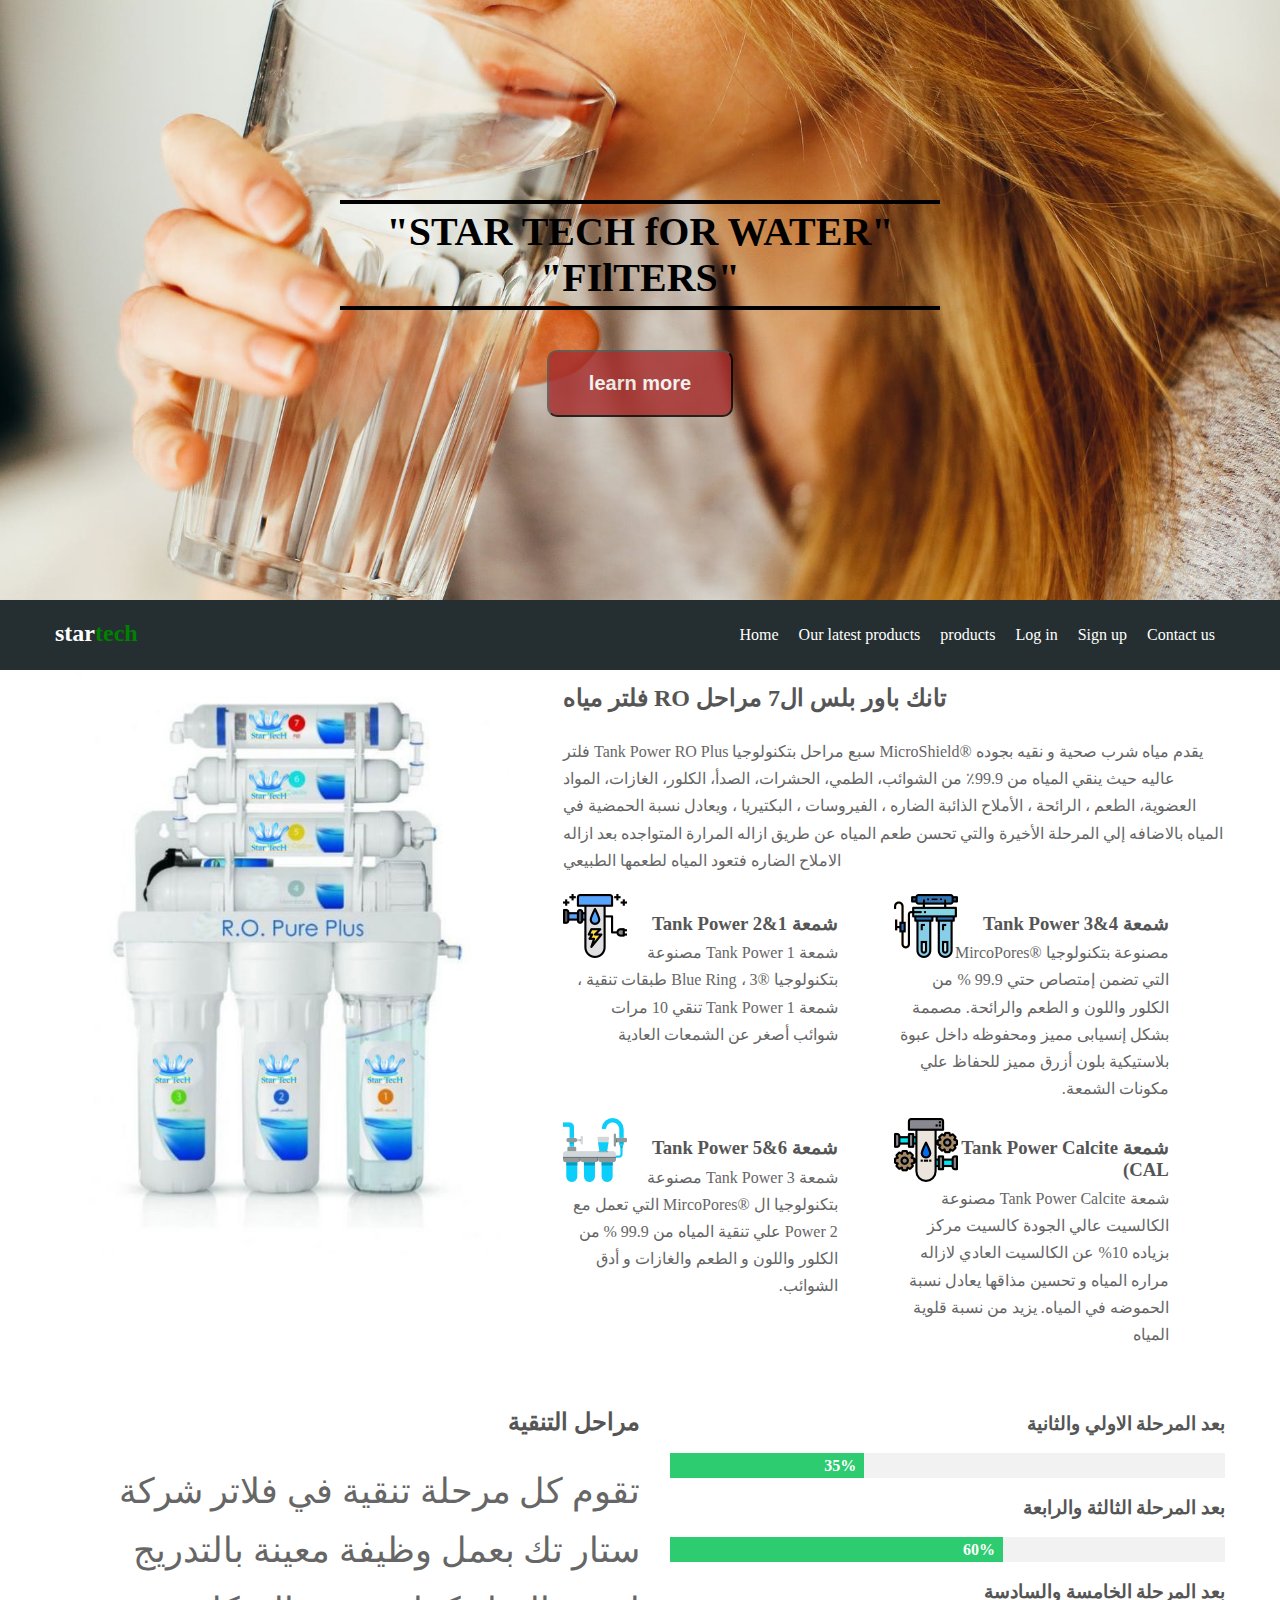
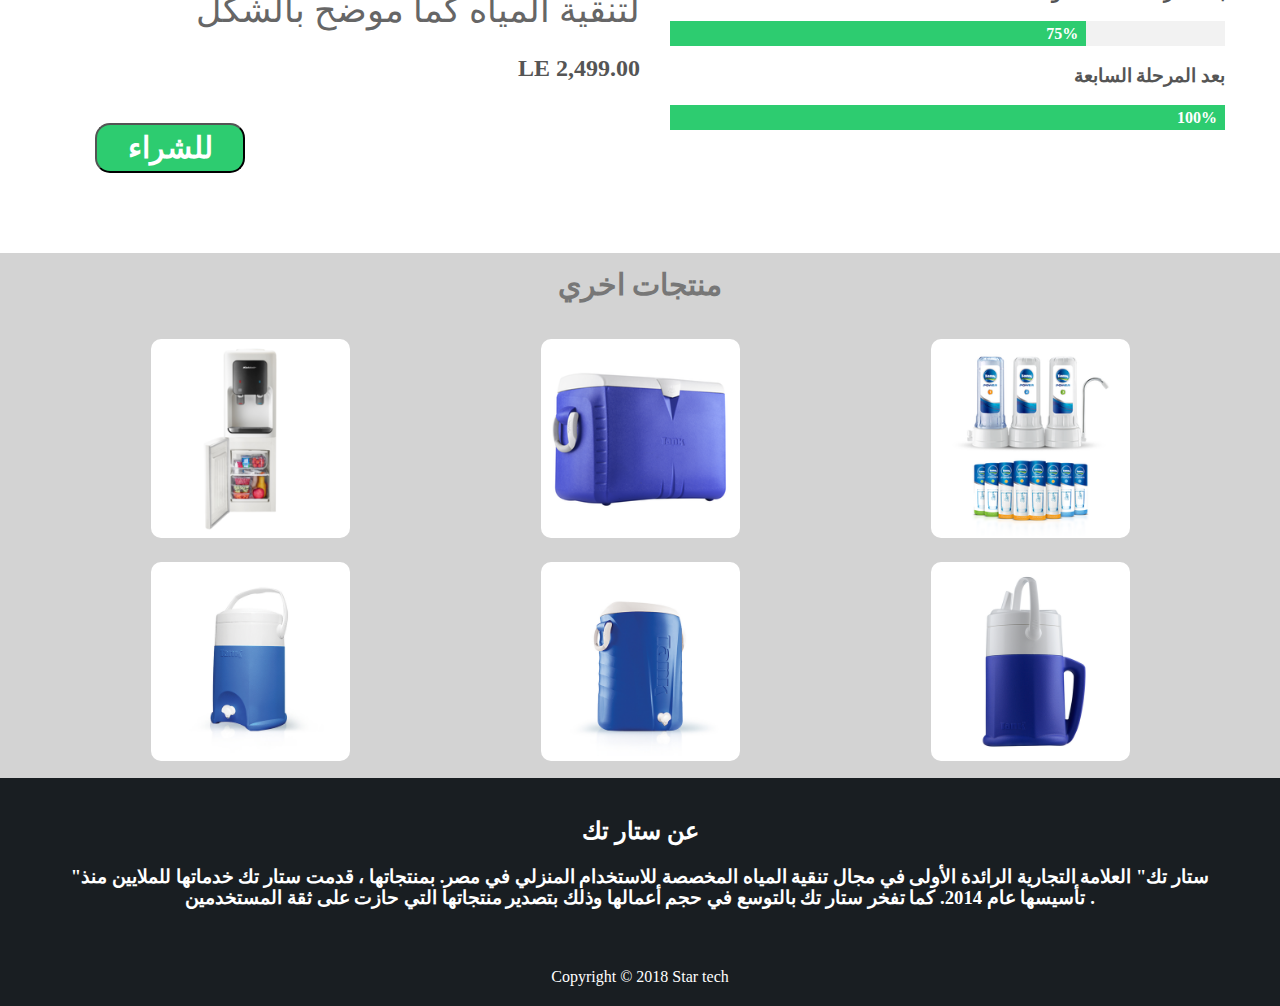
<file: index.html>
<! DOCTYPE html>
    <html lang="en">
     
    <head>
        <meta charset="UTF-8">
 <link rel="stylesheet" href="css/normalize.css">
  <link rel="stylesheet" href="css/style.css">
  <link rel="stylesheet" href="css/font-awesome.min.css">
  <title>star tech</title>
  <link rel="shotcut icon" type="image/x-icon" href="photo/logo.png">
    </head>
    <body>
        <div class="header">
            <div class="slider">
              <div class="container">
                 <div class="intro">
                  <h2> "STAR   TECH   fOR
                  WATER"   "FIlTERS"</h2>
                  <button> <a href="#learnmore">learn more</a></button>
                 </div>
                 </div>
        </div>
    
        <div class="navbar">
            <div class="container">
                <h2 class="left">star<span>tech</span></h2>
            <ul>
                <li class="active"><a href="#">Home</a></li>
                    <li><a href="#aboutme">Our latest products</a></li>
                    <li><a href="#products">products</a></li>
                    <li><a href="sign in/signin.html">Log in</a></li>
                        <li><a href="sign up/signup.html">Sign up</a></li>
                    <li><a href="contact us.html">Contact us</a></li>
            </ul>
            </div>
        </div>
     
        </div>
        
          <!-- start about me-->
          <div class="aboutme" id="aboutme">
            <div class="container">
              <div class="image">
                <img src="photo/tank-048sdsd0-471086-1-zoom.jpg" alt="test">
              </div>
            <div class="info">
                <h2>فلتر مياه RO تانك باور بلس ال7 مراحل</h2>
                <p>فلتر  Tank Power RO Plus سبع مراحل بتكنولوجيا MicroShield® يقدم مياه شرب صحية و نقيه بجوده عاليه حيث ينقي المياه من 99.9٪ من الشوائب، الطمي، الحشرات، الصدأ، الكلور، الغازات، المواد العضوية، الطعم ، الرائحة ، الأملاح الذائبة الضاره ، الفيروسات ، البكتيريا ،  ويعادل نسبة الحمضية في المياه بالاضافه إلي المرحلة الأخيرة والتي تحسن طعم المياه عن طريق ازاله المرارة المتواجده بعد ازاله الاملاح الضاره فتعود المياه لطعمها الطبيعي</p>
                <div class="hobbies">
                  <div class="content">
                    <div class="icon">
                      <img src="photo/water-filter.png">
                    </div>
                    
                  <div class="text">
                    <h3>شمعة Tank Power 2&1</h3>
                    <p>شمعة Tank Power 1 مصنوعة بتكنولوجيا ®Blue Ring ، 3 طبقات تنقية ، شمعة Tank Power 1 تنقي 10 مرات شوائب أصغر عن الشمعات العادية</p>   
                  </div>
                  </div>
                       <div class="content">
                    <div class="icon">
                      <img src="photo/water-filter (1).png">
                    </div>
                    
                  <div class="text">
                    <h3>شمعة Tank Power 3&4</h3>
                    <p> مصنوعة بتكنولوجيا ®MircoPores التي تضمن إمتصاص حتي 99.9 % من الكلور واللون و الطعم والرائحة.
                    مصممة بشكل إنسيابى مميز ومحفوظه داخل عبوة بلاستيكية بلون أزرق مميز للحفاظ علي مكونات الشمعة.
                    </p>   
                  </div>
                  </div>
                             <div class="content">
                    <div class="icon">
                      <img src="photo/water-filter (2).png">
                    </div>
                    
                  <div class="text">
                    <h3>شمعة Tank Power 5&6</h3>
                    <p>شمعة Tank Power 3 مصنوعة بتكنولوجيا ال ®MircoPores التي تعمل مع Power 2 علي تنقية المياه من 99.9 % من الكلور واللون و الطعم  والغازات و أدق الشوائب.</p>   
                  </div>
                  </div>
                      
                    <div class="content">
                    <div class="icon">
                      <img src="photo/filter.png">
                    </div>
                    
                  <div class="text">
                    <h3>شمعة Tank Power Calcite (CAL</h3>
                    <p>
                     شمعة Tank Power Calcite  مصنوعة الكالسيت عالي الجودة  
 كالسيت مركز بزياده 10% عن الكالسيت العادي لازاله مراره المياه و تحسين مذاقها
يعادل نسبة الحموضه في المياه.
يزيد من نسبة قلوية المياه
                    </p>   
                  </div>
                  </div>
                </div>
              </div>
            </div>
          </div>
          
           <!-- end about me-->
           <!--start my skils-->
           <div class="my-skills">
            <div class="container">
              <div class="skills">
                     <h2>مراحل التنقية</h2>
                <p>  تقوم كل مرحلة تنقية في فلاتر شركة ستار تك بعمل وظيفة معينة بالتدريج لتنقية المياه كما موضح بالشكل </p>
                 <h2>LE 2,499.00</h2>
                <button class="my-button">للشراء</button>
              </div>
              
              <div class="progress">
              <div class="tecno">
                <h3> بعد المرحلة الاولي والثانية</h3>
                <div>
                  <span style="width:35%">35% &nbsp;</span>
                </div>
              </div>
                <div class="tecno">
                <h3>بعد المرحلة الثالثة والرابعة</h3>
                <div>
                  <span style="width:60%">60% &nbsp;</span>
                </div>
              </div>
                  <div class="tecno">
                <h3> بعد المرحلة الخامسة والسادسة</h3>
                <div>
                  <span style="width:75%">75% &nbsp;</span>
                </div>
              </div>
                    <div class="tecno">
                <h3>بعد المرحلة السابعة </h3>
                <div>
                  <span style="width:100%">100% &nbsp;</span>
                </div>
               
              </div>
              </div>
           </div>
           </div>
 <!--end my skills-->

  <!--start portofolio-->
  <div class="portofolio" id="products">
    <div class="container">
      <h3>منتجات اخري</h3>
      
      <div class="ourwork">
        <div> <img src="photo/TR_20190117_Front_Open_fridge_medium.png" alt=""> </div>
        <div> <img src="photo/IB_45_liter_Blue_.JPG_Precomp_-_0.1_s_to_0.2_s_00001_medium.png" alt=""> </div>
        <div> <img src="photo/power_3_1Y_CRT_medium.png" alt=""> </div>
        <div> <img src="photo/E-COM__0009_16_L_medium.png" alt=""> </div>
        <div> <img src="photo/E-COM__0005_45_L_large.png" alt=""> </div>
        <div> <img src="photo/IT_2.5_-_Blue_large.png" alt=""> </div>
        
      </div>
    </div>
  </div>
  <!--end portofolio-->
    
      </div> 
 </div>
      </div>
      </div>
      
      <div class="footer" id="learnmore">
       <div class="container">
         <h2> عن ستار تك </h2>
        <h3> "ستار تك" العلامة التجارية الرائدة الأولى في مجال تنقية المياه المخصصة للاستخدام المنزلي في مصر. بمنتجاتها ، قدمت ستار تك خدماتها للملايين منذ تأسيسها عام 2014. كما تفخر ستار تك بالتوسع في حجم أعمالها وذلك بتصدير منتجاتها التي حازت على ثقة المستخدمين . </h3>
       </div>
      </div>
      <div class="footer">
        <div class="container">
         <span> Copyright &copy; 2018 Star tech</span>
        
        </div>
      </div>

    </body>
</html>
</file>
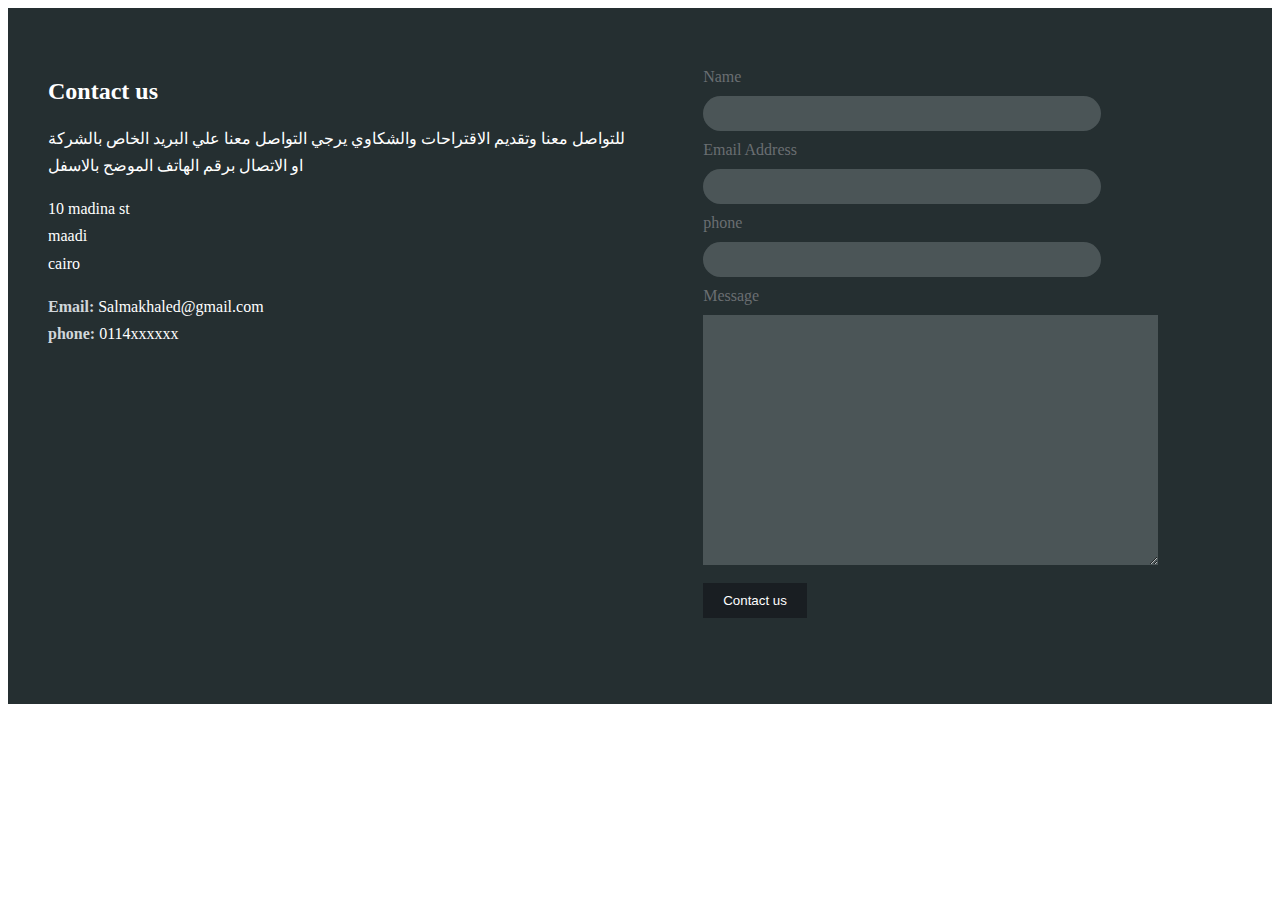
<file: contact us.html>
<Html>
<style> 
 .contact
       {
        background-color:#252f31;
        overflow: hidden;
        padding-top:50px;
        padding-bottom:70px;
       }
       .contact h2 {color:#fff; margin-left:40px;}
       .contact p{color:#fff;margin-left:40px; line-height:1.7;  }
       .contact p strong
       {
        color:#D1D6DA;
       }
      .contact .form
        {
        float:left;
        width: 45%;
       }
      
      .contact .info
       {
        float:left;
        width: 50%;
        margin-right: 5%;
       }
       .contact .form lable
       {
        display: block;
        color:#6A6E71;
        margin:10px 0; 
       }
       .contact .form input[type="text"]
       {
        background-color: #4B5557;
        color:#fff;
        width: 70%;
        padding:10px;
        border-radius:19PX;
        border:0; 
       }
             .contact .form textarea
       {
        background-color: #4B5557;
        color:#fff;
        width: 80%;
        padding:10px;
        border:0;
        height:250px;
        margin-bottom: 18px;
       }
       
          .contact .form input[type="submit"]
       {
        background-color: #191E22;
    color:#fff;
    padding:10px 20px;
    border:0;
       }
     .learn
       {
       padding-top:1px;
       padding-bottom:20px;
        text-align: center;
        background-color:#252f31;
        color: #768082;
        height: 100px;
       }

</style>
<body>
  <div class="contact" id="contact">
      <div class="container">
             <div class="info"> 
                <h2> Contact us </h2>
                                  <p>للتواصل معنا وتقديم الاقتراحات والشكاوي يرجي التواصل معنا علي البريد الخاص بالشركة او الاتصال برقم الهاتف الموضح بالاسفل </p>
                                  <p>
                    10 madina st<br>
                    maadi<br>
                    cairo
                </p>
                <p>
                    <strong>Email:</strong> Salmakhaled@gmail.com<br>
                    <strong>phone:</strong> 0114xxxxxx
                </p>
             </div>
            <form class="form">
                <lable>Name</lable>
                <input type="text">
                <lable> Email Address </lable>
                <input type="text">
                <lable>phone</lable>
                <input type="text">
                 <lable>Message</lable>
              <textarea></textarea> <br>
              <input type="submit" value="Contact us">
                
            </form>
</body

</html>
</file>
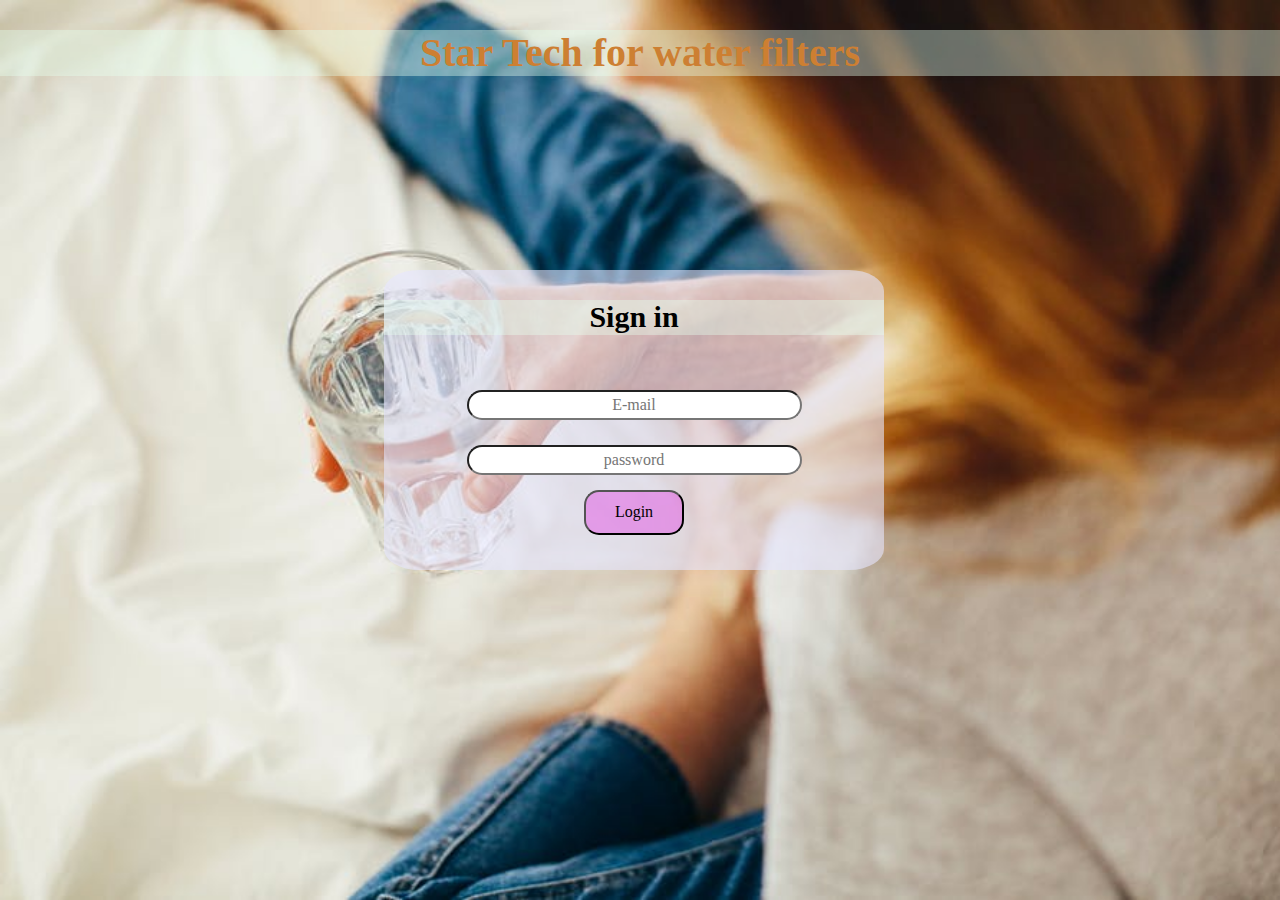
<file: sign in/signin.html>
<html>
    <html lang="en">
        <head>
            <link rel="stylesheet" href="style/css.css">
                <link rel="stylesheet" type="text/css" href="style/normalize.css">
            <title> star tech</title>
            <link rel="shotcut icon" type="image/x-icon" href="../photo/logo.png">
        </head>
        <body>
            <h3> Star Tech for water filters </h3>
            <div class="form">
                <h3>Sign in </h3>
                <input type="text" name="E-mail" title="E-mail" placeholder="E-mail"> <br>
            <input type="password" name="password" title="password" placeholder="password"><br>
            <button> Login </button>
                
            </div>
        </body>
    
    
</html>
</file>
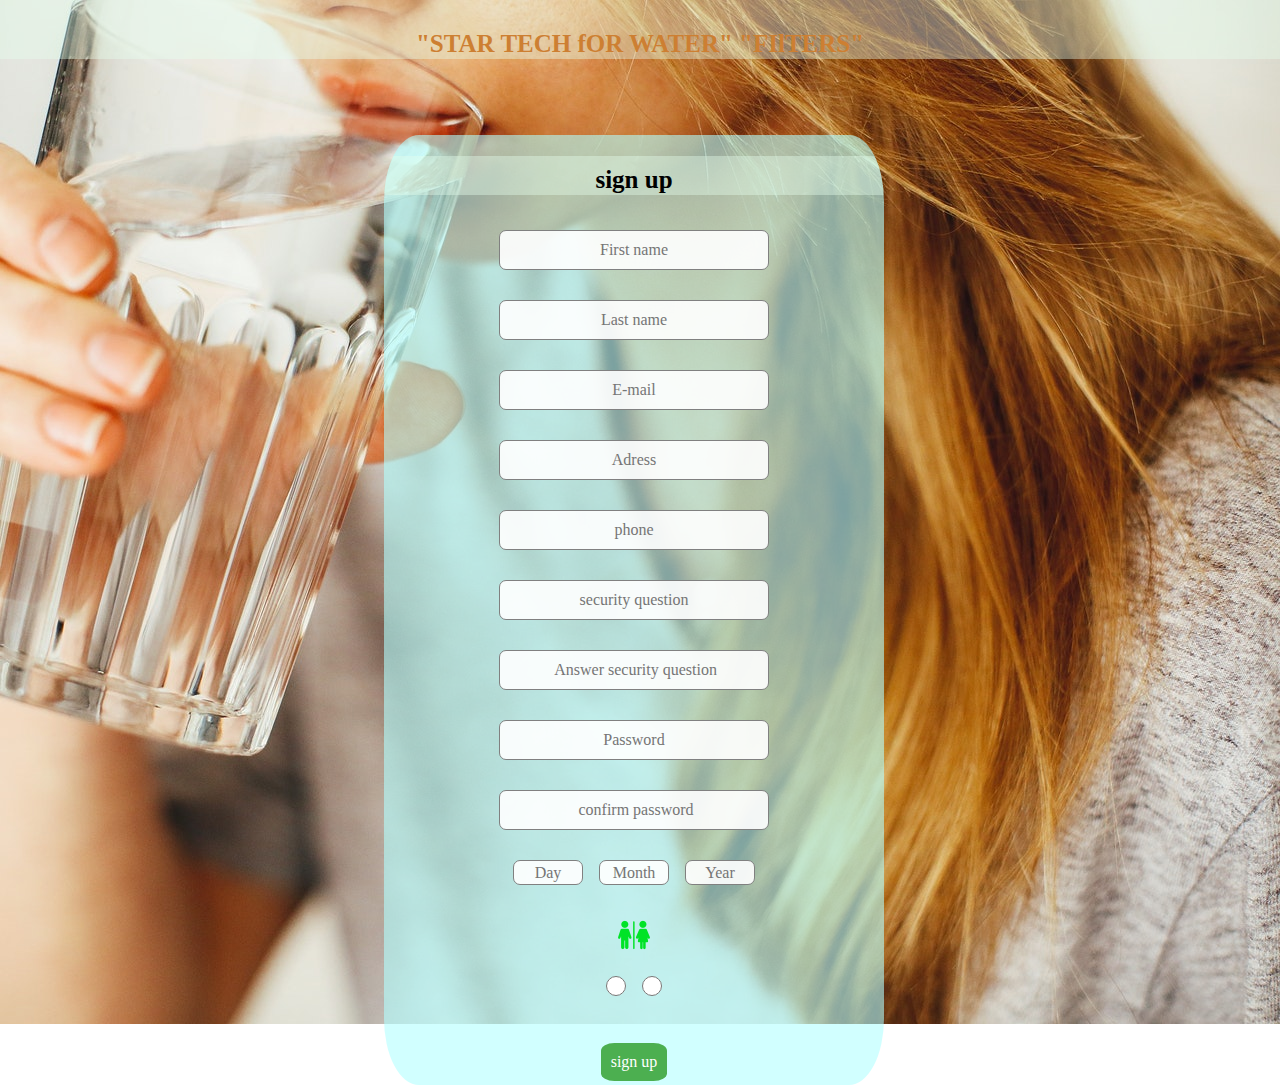
<file: sign up/signup.html>
<html>
    <head>
        <!-- ربط صفحة الاستايل بالتصميم  -->
        <link rel="stylesheet" type="text/css" href="css/style.css">
        <link rel="stylesheet" type="text/css" href="css/normalize.css">
        <link rel="shotcut icon" type="image/x-icon" href="photo/logo.png">
        <title> star tech</title>
        
    </head>
    <body>
        <!-- بداية الصفحة  -->
        <div class="bo">
        <h2>"STAR   TECH   fOR
                  WATER"   "FIlTERS"</h2>
        </div>
        <!-- ديف فيه الفورم كلها  -->
        <div class="form">
            <h2> sign up</h2>
            <input type="text" name="first name" title="first name" placeholder="First name"> <br>
            <input type="text" name="last name" title="last name" placeholder="Last name"><br>
                  <input type="text" name="email" title="email" placeholder="E-mail"><br>
                  <input type="text" name="Adress" title="Adress" placeholder="Adress"><br>
                         <input type="text" name="phone" title="phone" placeholder="phone"><br>           
                                                      
                  <input type="text" name="security question" title="security question"  placeholder="security question"><br>
                   <input type="text" name=" Answer security question" title="Answer security question"  placeholder=" Answer security question"><br>
            <input type="password" name="password" title="password"  placeholder="Password"><br>
            <input type="password" name="password" title="password"  placeholder=" confirm password"> <br>
            <div class="two">
              <input type="text" name="day" title="day" placeholder="Day"> 
                <input type="text" name="Month" title="Month" placeholder="Month"> 
                  <input type="text" name="Year" title="Year" placeholder="Year">
            </div>
               <div class="one"><br>
            <img src="photo/toilet (1).png"> <br>
            <input type="radio" name="male" >
             <input type="radio" name="male"> <br>
             </div>
            <div class="one"><br>
             <button> sign up </button>
             </div>
        </div
     
    </body>
</html>
</file>
<file: css/style.css>
/*start main rulez */

.container
{
    width:1170px;
    margin:auto;
}
.clearfix {clear:both}
/*end main rulez */
/* start header*/
.header .slider{
        background-image: url("../photo/pexels-photo-1458671.jpeg");
         background-size: cover; 
 height:600px; 
 }
 .header .slider  .intro
 {
    text-align:center;
  padding-top:200px; 
   
 
 }
 .header .slider  .intro h2
 {
  color:black;
  line-height: inherit;
margin:0 auto;
font-size:40px;
width:600px;
border-top:4px solid black;
border-bottom: 4px solid black ;
padding:5px 0
 }
  .header .slider  .intro button
  {
    color:white; 
    background:none;
    margin-top:40px;
   background: #A52A2A;
    opacity:0.8;
   font-size:20px;
    border: 3px solid none;
    border-radius:10px;
    font-weight:bold;
    padding:20px 40px;
  }
  .header .slider  .intro button a
  {
   color: #fff;
   text-decoration: none;
  }
.header .navbar{
    background-color:#252f31;
    color:white;
    overflow: hidden;
}


    
.header .navbar ul {
    list-style:none;
    padding:left;
    overflow:hidden;
    float:right 
   
 
}
.header .navbar ul li { float:left; padding:10px;}
.header .navbar ul  li a
{
    color:#FFF;
    text-decoration:none; 
}
.header .navbar ul  li .active a ,
.header .navbar ul  li a:hover
{
    color:#30B576; 
}

.header .navbar h2 span
{
    color:green;
    
}

/*end header */

/* start about me*/
.aboutme
{
color: #fff;  
  overflow:hidden;
}
.aboutme .image{
  float:left;
  width:40%;
}
.aboutme .image img {width:100%}
.aboutme .info
{
  float:left;
   width:60%;  
}
.aboutme .info h2
{
    margin:15px 0 20px 40px;
    color:#555;
}
.aboutme .info > p
{
    margin:0 0 10px 40px;
}
.aboutme .info p:last-of-type
{
    margin-top:25px;
}
.aboutme .info p
{
     line-height:1.7;
     color:#666;   
}

.aboutme .info .hobbies
{
  overflow:hidden; 
  margin:20px 0 0 40px;
}
.aboutme .info .hobbies .content h3
{
    color:#555;
}
.aboutme .info .hobbies .content
{
  float:left;
  width:50%;
  min-height:100px;
  overflow: hidden;
}
.aboutme .info .hobbies .content .icon
{
    float:left;
    width:12%;
    margin-right:5%; 
}


.aboutme .info .hobbies .content .text
{
   
     width:83%;
}
.aboutme .info .hobbies .content .text h3
{
    margin-bottom:5px;
    direction:rtl;
}
.aboutme .info .hobbies .content .text p
{
    margin-top:0px;
    direction:rtl;
}
/* end about me*/
/* start my skills*/
.my-skills
{
  padding-top:30px;
  padding-bottom:50px;
  overflow:hidden;
  
}


.my-skills .skills h2
{
    margin:15px 0 20px 40px;
    color:#555;
    direction: rtl;
}
.my-skills .skills p
{
    margin:0 0 10px 40px;
    font-size: 35px;
    direction: rtl;
}
.my-skills .skills p:last-of-type
{
    margin-top:25px;
}
.my-skills .skills p
{
     line-height:1.7;
     color:#666;
     direction: rtl;
}
.my-skills .skills button
{

    margin-top:20px;
    margin-left:40px;
     background-color:#2DCC70;
     width: 150px;
      height:50px;
      color:#FFF;
      font-weight:bold;
      border-radius: 15px;
      font-size: 30px;
}


.my-skills .progress .tecno h3
{
    color:#555;
    direction: rtl;
}
.my-skills .progress .tecno div
{
background-color:#F2F2F2;
height:25px;
}
.my-skills .progress .tecno div span
{
    background-color:#2DCC70;
    height:25px;
       display:block;
      line-height:25px;
      text-align: right;
      color:#FFF;
      font-weight:bold; 
}
.my-skills .progress .tecno {margin-left:30px; }
.my-skills .skills,
.my-skills .progress
{
  float:left;
  width:50%;
}

/* end my skills*/


/* start Testimonials*/
.Testimonials q
{
line-height:1.7;
color:#666;
font-style:italic;
font-size:18px;
font-weight:bold; 
}
.Testimonials
{
    background-color:#f2f2f2;
    text-align:center;
    padding-top: 50px;
    padding-bottom:70px; 
}
.Testimonials ul
{
    list-style:none;
    padding-left:0;
    text-align:center;
    margin-top:10px; 
}
.Testimonials ul li
{
    width:15px;
    height:15px;
    border: 2px solid #2DCC70;
    display: inline-block;
    border-radius:50px;
    cursor: pointer;
}
.Testimonials ul li.active{background-color:#2DCC70;}
.Testimonials ul li:hover{background-color:#2DCC70;}
.Testimonials h3
{
 margin-bottom:20px;
}
/* end Testimonials*/
/* start portofolio*/
.portofolio
{
    padding-top:50px:
    padding-bottom:70px;
    text-align: center;
    background: 	#D3D3D3;
}
.portofolio h3
{
 padding-top:15px; 
    color:#777;
    font-size:30px;
}

.portofolio .ourwork
{
    overflow:hidden;
    
}
.portofolio .ourwork > div
{
    float:left;
    width: 33.333333%;
    margin-bottom:10px;
    
}
.portofolio .ourwork > div img
{
    width:50%;
    margin:7px;
    padding:2px;
    background-color: #FFF;
    border-radius: 10px;
}
.portofolio .ourwork div img:hover
{
background-color:#2DCC70;
}


.footer
{
    background-color:#191E22;
    color:#fff;
    padding:20px 0;
    text-align: center;
}
.footer ul{
    list-style:none;
    padding-left: 0
    margin:10px 0 0;
}
.footer ul li{
    display: inline-block;
}
.footer ul li img {
    width: 24px;
}
.left{float: left;}
.footer ul li i
{
    color: blue;
}
</file>
<file: sign in/style/css.css>
body
{
   background-image: url("../photo/pexels-photo-1458672.jpeg");
   background-size: cover;
}
 
 h3
 {
    text-align: center;
    font-size: 40px;
    margin-top:30px;
    color: #cd7f32;
    background-color:rgb(230,255,238,0.4);
 }

.form
{
    
        width: 500px;
        height:300px;
        background: #fff;
        overflow: hidden;
        text-align: center;
        position: absolute;
        z-index: 15;
         top: 30%;
         left: 30%;
         margin: -100px 0 0 -;
         border-radius: 7%;
       background: rgb(230, 230, 255,0.6);
    
}
 .form h3
 {
    font-size: 30px;
    color: black;
 }
 .form input
 {
   width:335px;
   height:30px;
    margin-top:25px;
        z-index: 15;
         top: 30%;
         left: 30%;
         text-align: center;
         border-radius:15px;
    
 }
  .form button
 {
    margin-top: 15px;
    width: 100;
    height:45;
    border-radius:  15px;
    background-color: rgb(230,0,230,0.3);
 }
</file>
<file: sign up/css/style.css>
/* start body*/
body
    {
        background-image: url("../photo/drink-drinking-female-1458671.jpg");
         Background-size : cover;
         height:700px;
         background-repeat: no-repeat;
           
    }
    
      body h2
    {
     text-align:center;
     font-size: 25px;
     padding-top:30px;
     background-color:rgb(230,255,238,0.4);
     color: #cd7f32;
    }
    /*end body*/
    /*start form*/
    .form h2
    {
      color: black;
    }
    .form
    {
        width: 500px;
        height:auto;
        background: #fff;
        overflow: hidden;
        text-align: center;
        position: absolute;
        z-index: 15;
         top: 15%;
         left: 30%;
         margin: -100px 0 0 -;
         border-radius: 7%;
       background: rgb(179, 255, 255,0.6);
    }
  
    .form input
    {
        margin: 15px 1.2%;
        margin-left:1.2%;
        border-radius:7px;
        border: 1px solid #808080	;
   background: rgb(255, 255, 255,0.9);
        text-align: center;
        font-family: 'Ruslan Display', cursive;
        width:270px;
        height:40px;
    }
    .form .two input
    {
     width:70px;
     height:25px;
    }
    .form .one input
    {
      width:20px;
      padding-top:20px;
      
    }
    .form h2
    {
        font-family: 'Ruslan Display', cursive;
        padding-top: 10px;
    }
    .form .one button
    {
        background-color: #4CAF50;
    border: none;
    color: white;
    padding: 10px;
    text-align: center;
    text-decoration: none;
    display: inline-block;
    font-size: 16px;
    margin: 4px 2px;
    border-radius: 20%
    }
    /*end form*/
</file>
